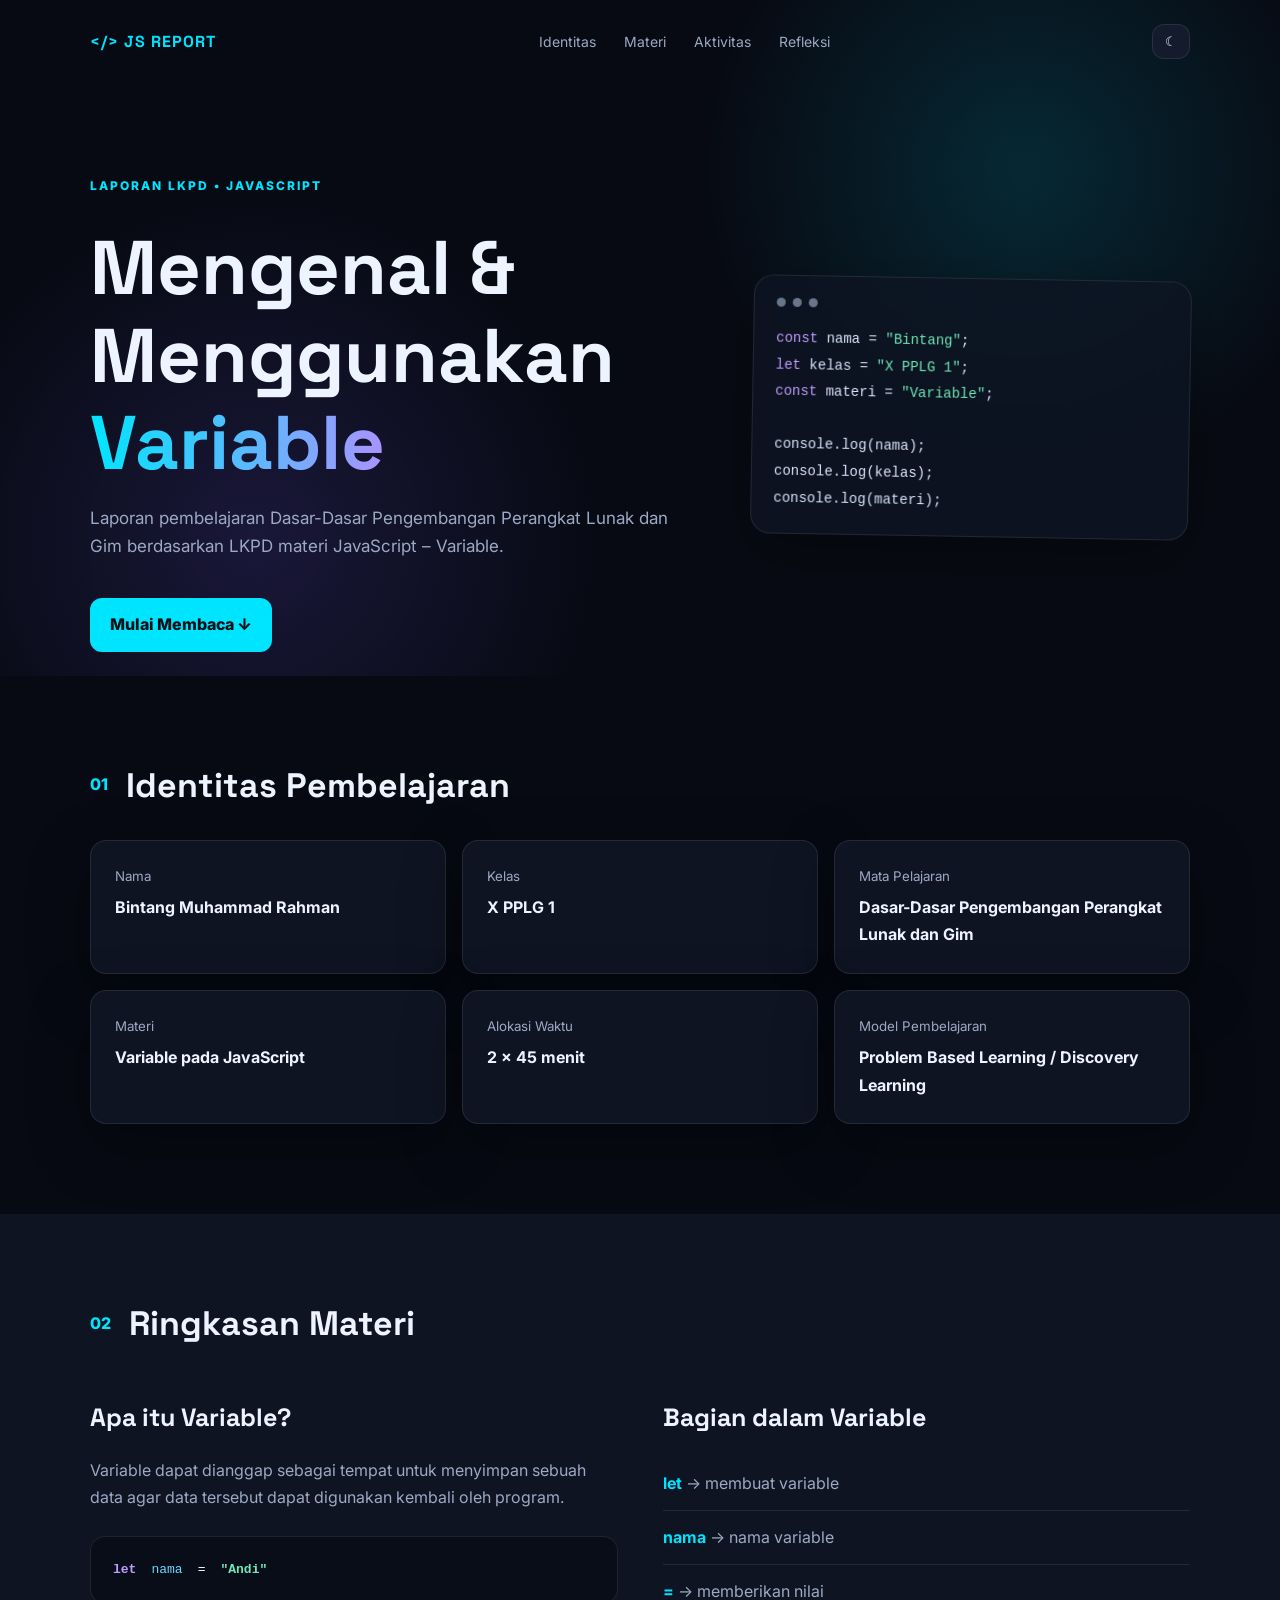
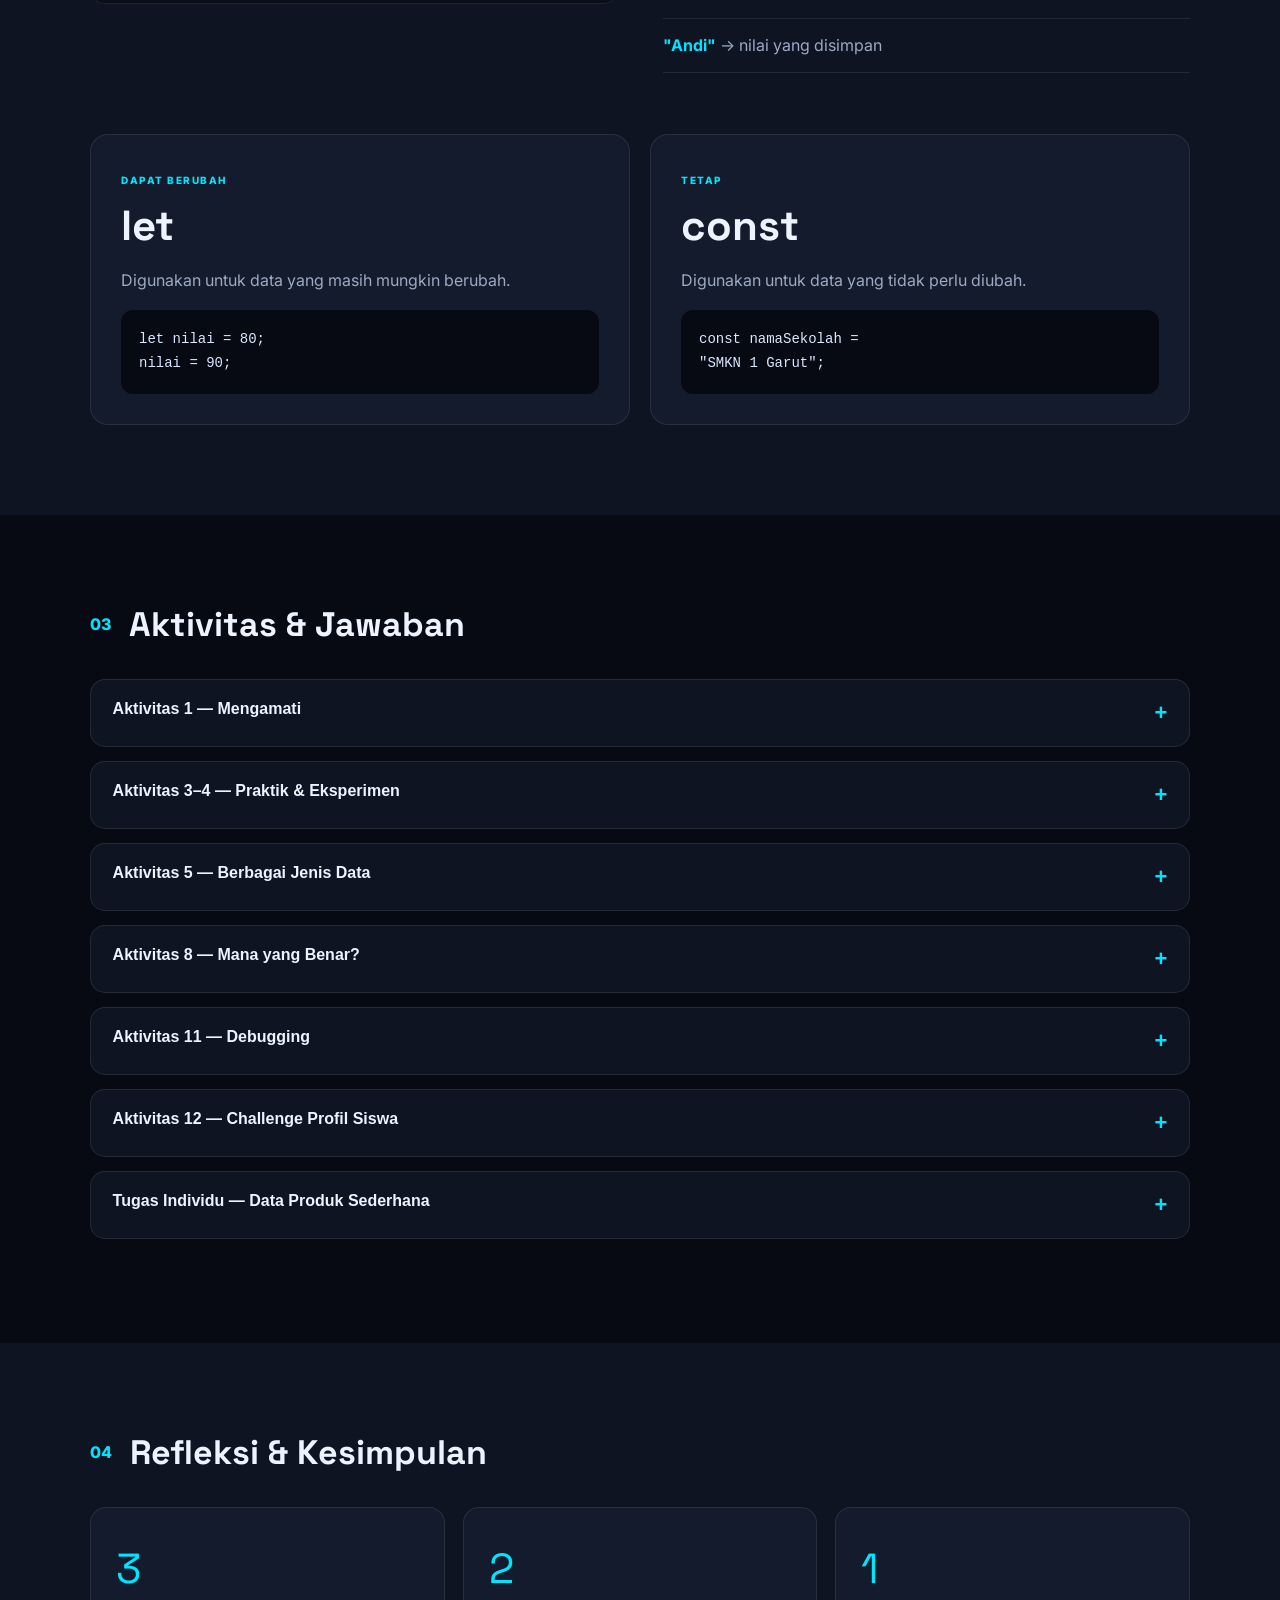
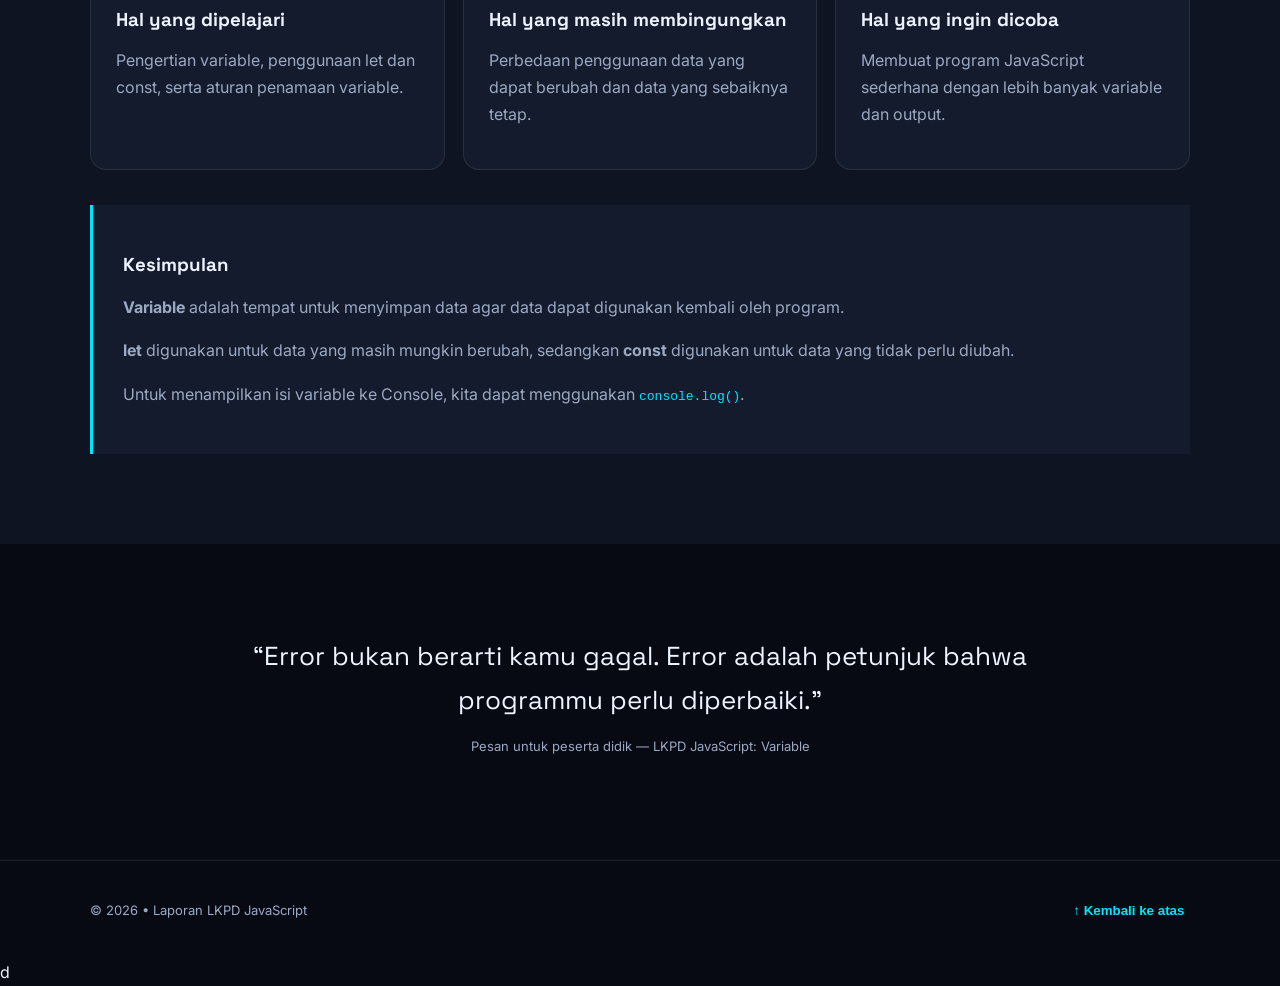
<file: index.html>
<!DOCTYPE html>
<html lang="id">
<head>
  <meta charset="UTF-8">
  <meta name="viewport" content="width=device-width, initial-scale=1.0">
  <title>Laporan LKPD JavaScript - Variable</title>
  <link rel="stylesheet" href="style.css">
</head>
<body>
  <header class="hero">
    <nav>
      <div class="logo">&lt;/&gt; JS REPORT</div>
      <div class="nav-links">
        <a href="#identitas">Identitas</a>
        <a href="#materi">Materi</a>
        <a href="#aktivitas">Aktivitas</a>
        <a href="#refleksi">Refleksi</a>
      </div>
      <button id="themeBtn" aria-label="Ganti tema">☾</button>
    </nav>

    <div class="hero-content">
      <div>
        <p class="badge">LAPORAN LKPD • JAVASCRIPT</p>
        <h1>Mengenal &amp; Menggunakan <span>Variable</span></h1>
        <p class="lead">Laporan pembelajaran Dasar-Dasar Pengembangan Perangkat Lunak dan Gim berdasarkan LKPD materi JavaScript – Variable.</p>
        <a class="btn" href="#aktivitas">Mulai Membaca ↓</a>
      </div>
      <div class="code-card">
        <div class="dots"><i></i><i></i><i></i></div>
        <pre><code><span class="kw">const</span> nama = <span class="str">"Bintang"</span>;
<span class="kw">let</span> kelas = <span class="str">"X PPLG 1"</span>;
<span class="kw">const</span> materi = <span class="str">"Variable"</span>;

console.log(nama);
console.log(kelas);
console.log(materi);</code></pre>
      </div>
    </div>
  </header>

  <main>
    <section id="identitas" class="section">
      <div class="section-title"><span>01</span><h2>Identitas Pembelajaran</h2></div>
      <div class="grid cards">
        <article><small>Nama</small><strong>Bintang Muhammad Rahman</strong></article>
        <article><small>Kelas</small><strong>X PPLG 1</strong></article>
        <article><small>Mata Pelajaran</small><strong>Dasar-Dasar Pengembangan Perangkat Lunak dan Gim</strong></article>
        <article><small>Materi</small><strong>Variable pada JavaScript</strong></article>
        <article><small>Alokasi Waktu</small><strong>2 × 45 menit</strong></article>
        <article><small>Model Pembelajaran</small><strong>Problem Based Learning / Discovery Learning</strong></article>
      </div>
    </section>

    <section id="materi" class="section alt">
      <div class="section-title"><span>02</span><h2>Ringkasan Materi</h2></div>
      <div class="two-col">
        <div>
          <h3>Apa itu Variable?</h3>
          <p>Variable dapat dianggap sebagai tempat untuk menyimpan sebuah data agar data tersebut dapat digunakan kembali oleh program.</p>
          <div class="variable-box">
            <div><b>let</b><span>nama</span><em>=</em><strong>"Andi"</strong></div>
          </div>
        </div>
        <div>
          <h3>Bagian dalam Variable</h3>
          <ul class="clean-list">
            <li><b>let</b> → membuat variable</li>
            <li><b>nama</b> → nama variable</li>
            <li><b>=</b> → memberikan nilai</li>
            <li><b>"Andi"</b> → nilai yang disimpan</li>
          </ul>
        </div>
      </div>

      <div class="compare">
        <div class="compare-card let">
          <span class="tag">DAPAT BERUBAH</span>
          <h3>let</h3>
          <p>Digunakan untuk data yang masih mungkin berubah.</p>
          <pre>let nilai = 80;
nilai = 90;</pre>
        </div>
        <div class="compare-card const">
          <span class="tag">TETAP</span>
          <h3>const</h3>
          <p>Digunakan untuk data yang tidak perlu diubah.</p>
          <pre>const namaSekolah =
"SMKN 1 Garut";</pre>
        </div>
      </div>
    </section>

    <section id="aktivitas" class="section">
      <div class="section-title"><span>03</span><h2>Aktivitas &amp; Jawaban</h2></div>

      <div class="accordion">
        <button class="acc-btn">Aktivitas 1 — Mengamati <span>+</span></button>
        <div class="acc-content">
          <p><b>Kode:</b></p>
          <pre>let nama = "Budi";
let umur = 16;
let nilai = 85;
console.log(nama);
console.log(umur);
console.log(nilai);</pre>
          <p><b>1. Apa yang ditampilkan pada Console?</b><br>Budi, 16, dan 85.</p>
          <p><b>2. Fungsi nama, umur, dan nilai?</b><br>Ketiganya merupakan nama variable yang digunakan untuk menyimpan data.</p>
          <p><b>3. Apa yang terjadi jika console.log(nama) dijalankan?</b><br>Console menampilkan nilai yang tersimpan pada variable <code>nama</code>, yaitu Budi.</p>
          <p><b>4. Apa yang dimaksud variable?</b><br>Variable adalah tempat untuk menyimpan data agar dapat digunakan kembali oleh program.</p>
        </div>
      </div>

      <div class="accordion">
        <button class="acc-btn">Aktivitas 3–4 — Praktik &amp; Eksperimen <span>+</span></button>
        <div class="acc-content">
          <p>Contoh program dengan data diri:</p>
          <pre>let nama = "Bintang Muhammad Rahman";
let kelas = "X PPLG 1";
let umur = 16;

console.log(nama);
console.log(kelas);
console.log(umur);</pre>
          <p><b>Jawaban eksperimen:</b> Hasil pada Console berubah sesuai data baru karena nilai yang disimpan dalam variable telah diubah. Bagian yang diubah adalah nilai setelah tanda <code>=</code>.</p>
        </div>
      </div>

      <div class="accordion">
        <button class="acc-btn">Aktivitas 5 — Berbagai Jenis Data <span>+</span></button>
        <div class="acc-content">
          <div class="data-table">
            <div><b>Variable</b><b>Nilai</b><b>Jenis Data</b></div>
            <div><span>nama</span><span>"Andi"</span><span>String / teks</span></div>
            <div><span>umur</span><span>17</span><span>Number / angka</span></div>
            <div><span>tinggi</span><span>170</span><span>Number / angka</span></div>
            <div><span>aktif</span><span>true</span><span>Boolean</span></div>
          </div>
        </div>
      </div>

      <div class="accordion">
        <button class="acc-btn">Aktivitas 8 — Mana yang Benar? <span>+</span></button>
        <div class="acc-content">
          <div class="check-grid">
            <span>✓ nama</span><span>✓ namaSiswa</span><span>✓ nama_siswa</span>
            <span>✗ 2nama</span><span>✗ nama siswa</span><span>✓ nilaiAkhir</span>
            <span>✓ nilai1</span><span>✗ nilai-akhir</span><span>✓ Alamat</span><span>✓ alamatSiswa</span>
          </div>
          <p><b>Perbaikan:</b> <code>2nama</code> → <code>nama2</code>, <code>nama siswa</code> → <code>namaSiswa</code>, <code>nilai-akhir</code> → <code>nilaiAkhir</code>.</p>
        </div>
      </div>

      <div class="accordion">
        <button class="acc-btn">Aktivitas 11 — Debugging <span>+</span></button>
        <div class="acc-content">
          <p>Kesalahan terdapat pada nama variable yang mengandung spasi dan variable yang diawali angka.</p>
          <pre>let namaSiswa = "Budi";
let umur = 16;
let kelas2 = "XI RPL";

console.log(namaSiswa);
console.log(umur);
console.log(kelas2);</pre>
        </div>
      </div>

      <div class="accordion">
        <button class="acc-btn">Aktivitas 12 — Challenge Profil Siswa <span>+</span></button>
        <div class="acc-content">
          <pre>const nama = "Bintang Muhammad Rahman";
const kelas = "X PPLG 1";
const jurusan = "Pengembangan Perangkat Lunak dan Gim";
const umur = 16;
const kota = "Bandung";
const hobi = "Bermain game";
const citaCita = "Programmer";
const sekolah = "SMK";

console.log(nama);
console.log(kelas);
console.log(jurusan);
console.log(umur);
console.log(kota);
console.log(hobi);
console.log(citaCita);
console.log(sekolah);</pre>
        </div>
      </div>

      <div class="accordion">
        <button class="acc-btn">Tugas Individu — Data Produk Sederhana <span>+</span></button>
        <div class="acc-content">
          <pre>const namaProduk = "Keyboard";
const kategori = "Perangkat Komputer";
const harga = 150000;
let stok = 10;
const merek = "ABC";
const tersedia = true;

console.log(namaProduk);
console.log(kategori);
console.log(harga);
console.log(stok);
console.log(merek);
console.log(tersedia);</pre>
          <p>Program memenuhi ketentuan minimal 6 variable, menggunakan <code>let</code> dan <code>const</code>, mempunyai data teks dan angka, serta menampilkan data dengan <code>console.log()</code>.</p>
        </div>
      </div>
    </section>

    <section id="refleksi" class="section alt">
      <div class="section-title"><span>04</span><h2>Refleksi &amp; Kesimpulan</h2></div>
      <div class="reflection-grid">
        <article><span>3</span><h3>Hal yang dipelajari</h3><p>Pengertian variable, penggunaan let dan const, serta aturan penamaan variable.</p></article>
        <article><span>2</span><h3>Hal yang masih membingungkan</h3><p>Perbedaan penggunaan data yang dapat berubah dan data yang sebaiknya tetap.</p></article>
        <article><span>1</span><h3>Hal yang ingin dicoba</h3><p>Membuat program JavaScript sederhana dengan lebih banyak variable dan output.</p></article>
      </div>

      <div class="conclusion">
        <h3>Kesimpulan</h3>
        <p><b>Variable</b> adalah tempat untuk menyimpan data agar data dapat digunakan kembali oleh program.</p>
        <p><b>let</b> digunakan untuk data yang masih mungkin berubah, sedangkan <b>const</b> digunakan untuk data yang tidak perlu diubah.</p>
        <p>Untuk menampilkan isi variable ke Console, kita dapat menggunakan <code>console.log()</code>.</p>
      </div>
    </section>

    <section class="section exit">
      <div class="quote">“Error bukan berarti kamu gagal. Error adalah petunjuk bahwa programmu perlu diperbaiki.”</div>
      <p class="source">Pesan untuk peserta didik — LKPD JavaScript: Variable</p>
    </section>
  </main>

  <footer>
    <p>© 2026 • Laporan LKPD JavaScript</p>
    <button id="topBtn">↑ Kembali ke atas</button>
  </footer>

  <script src="script.js"></script>
</body>
</html>d
</file>
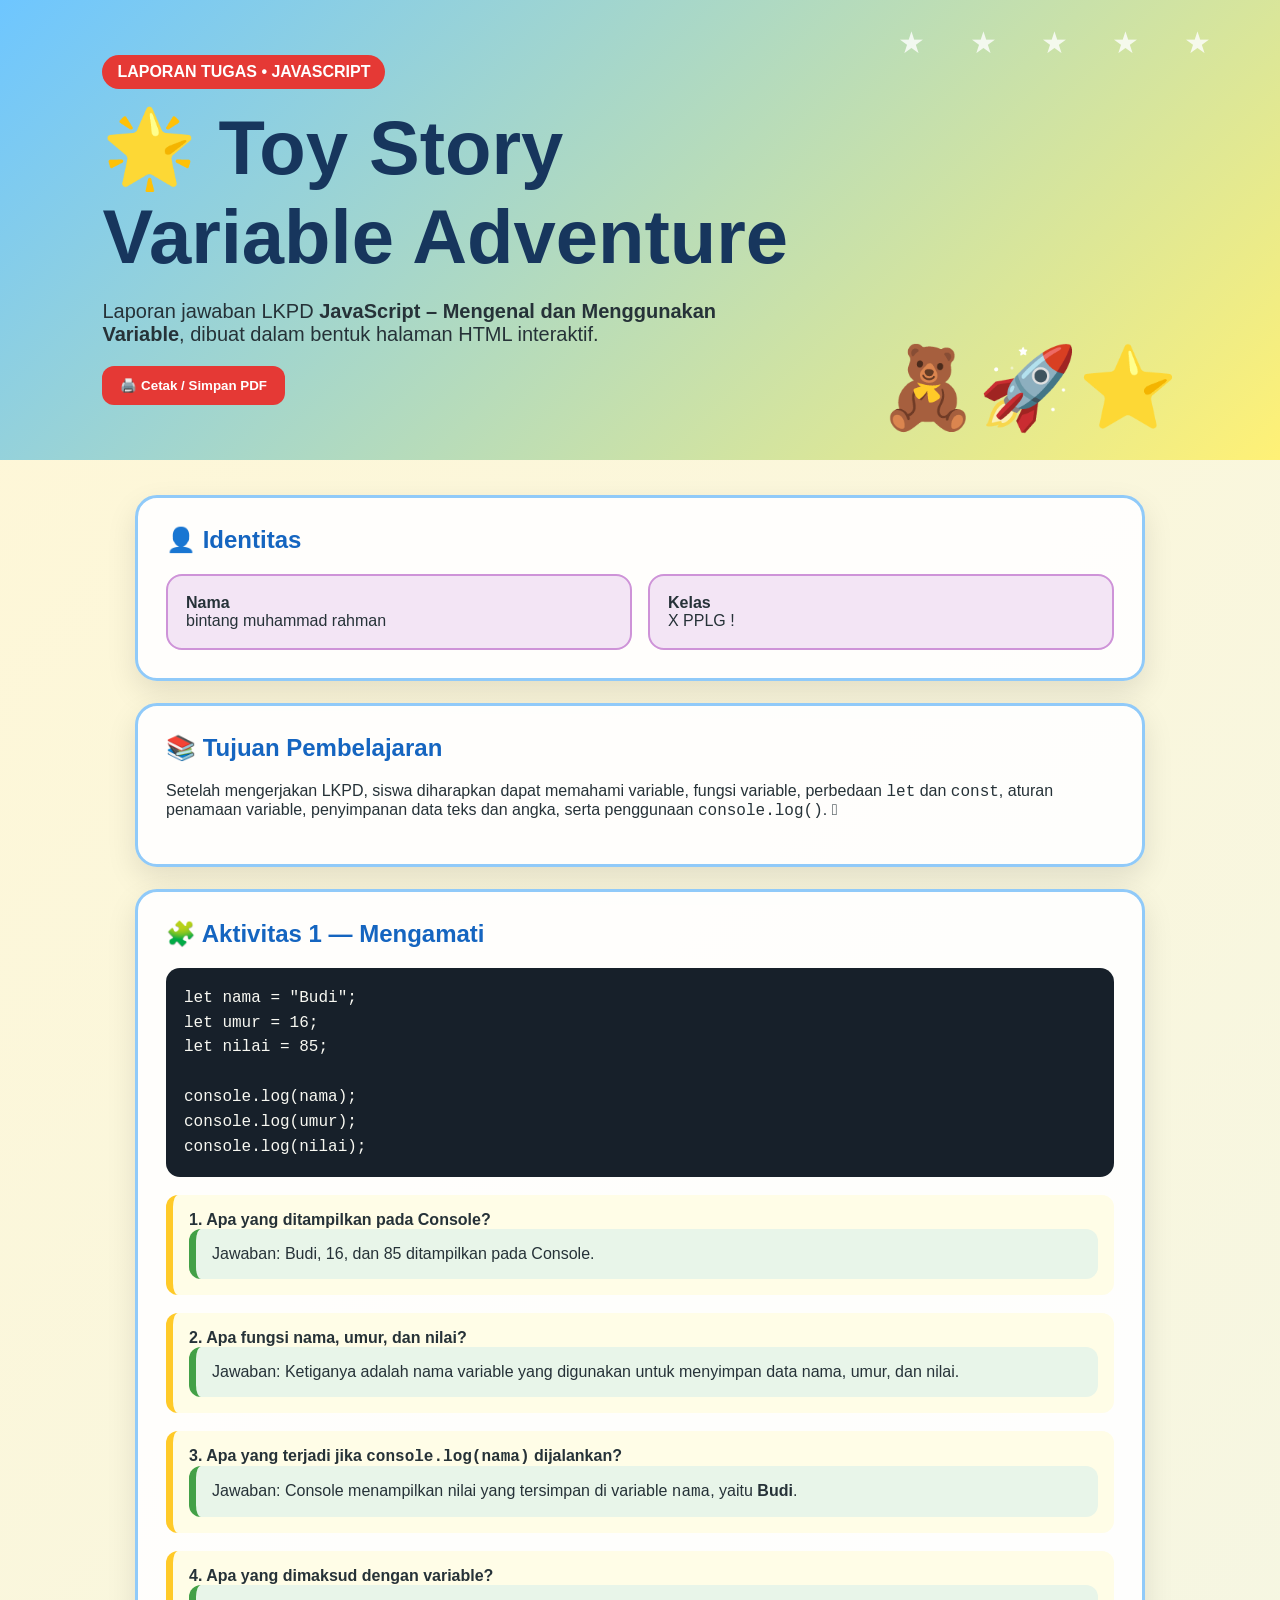
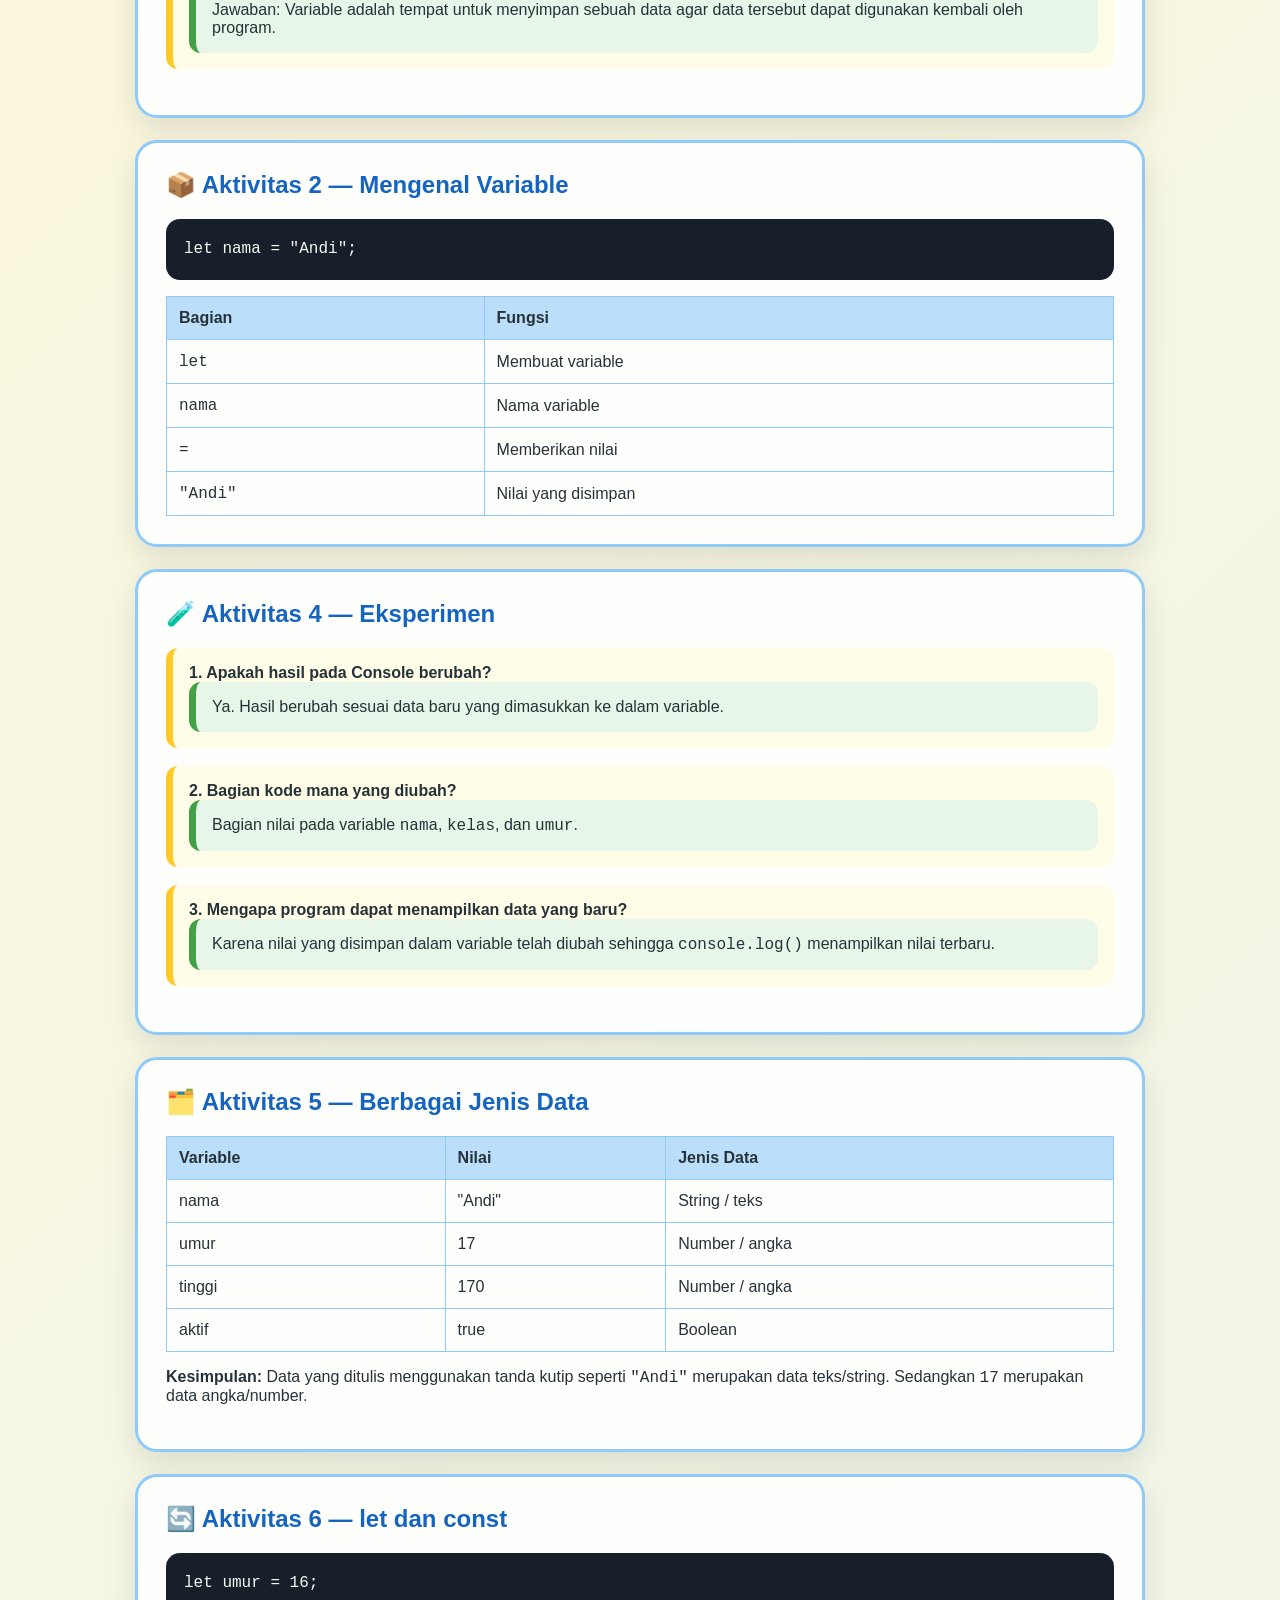
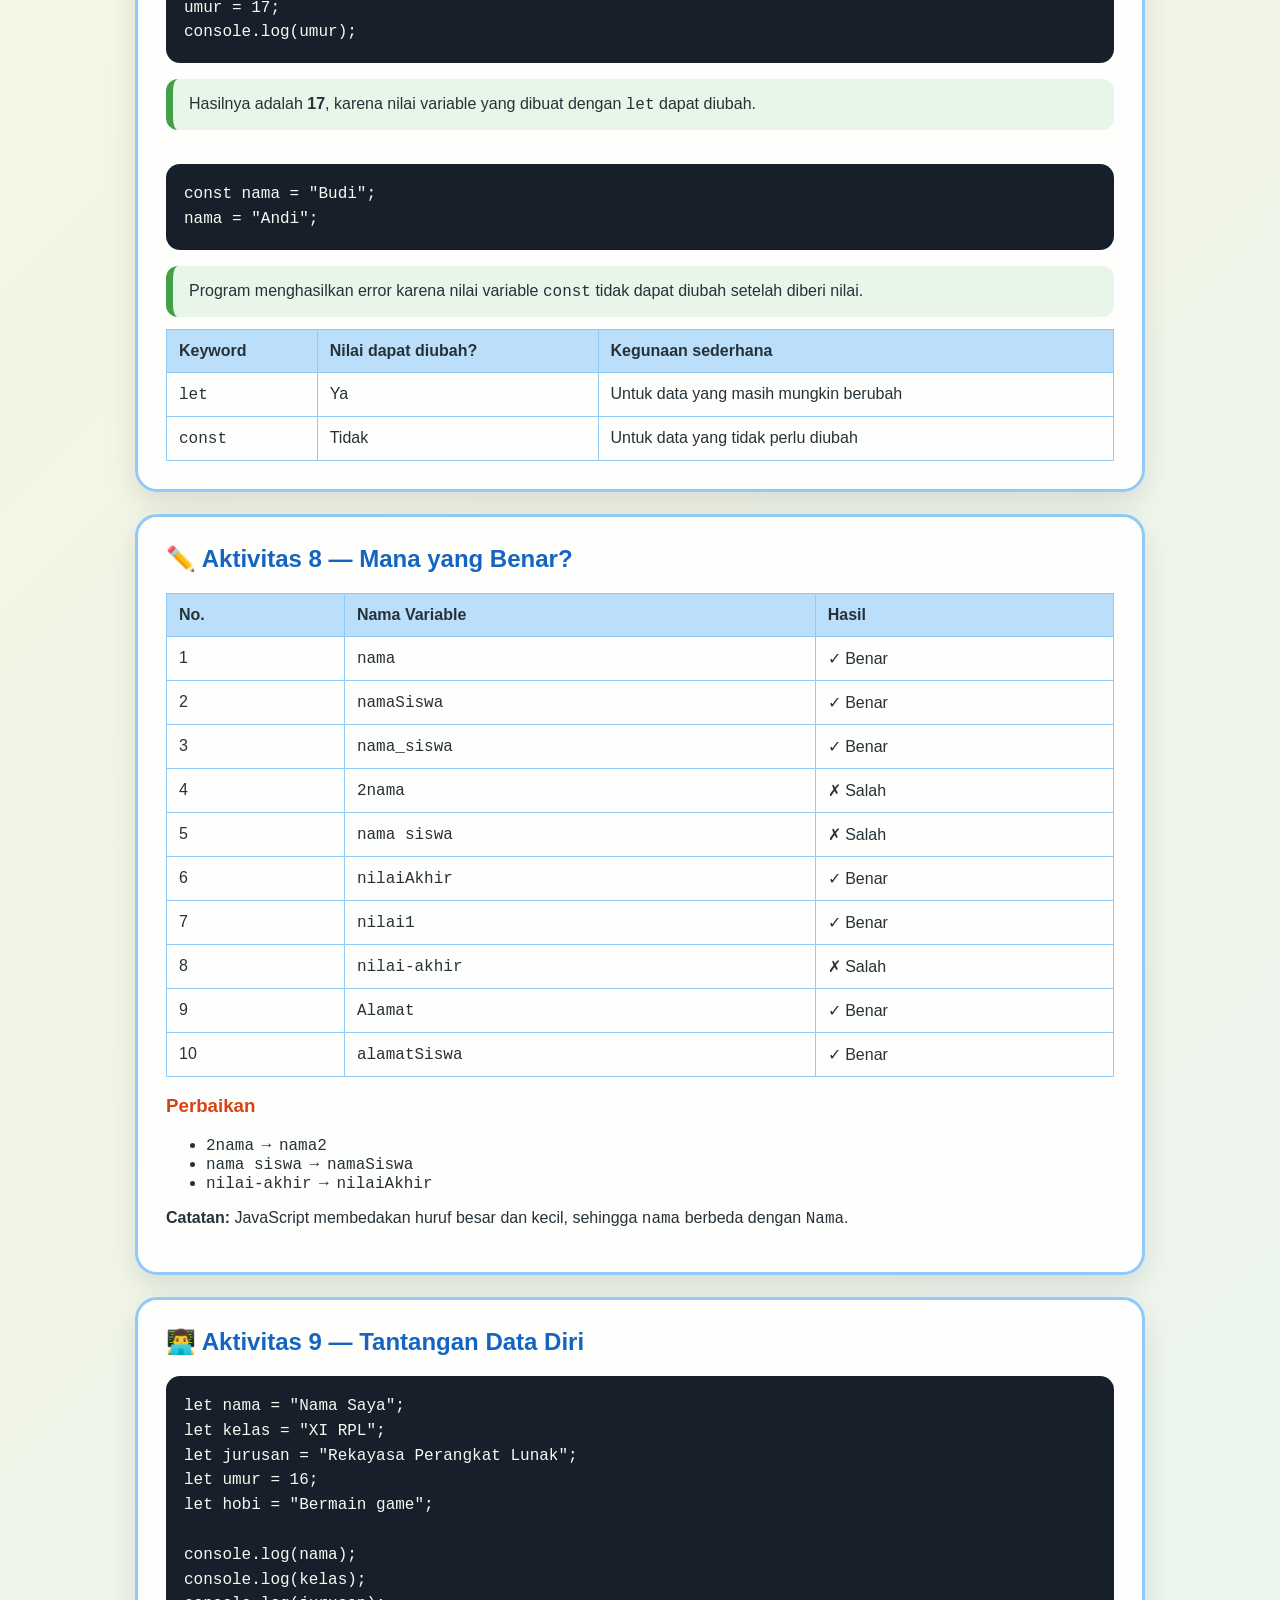
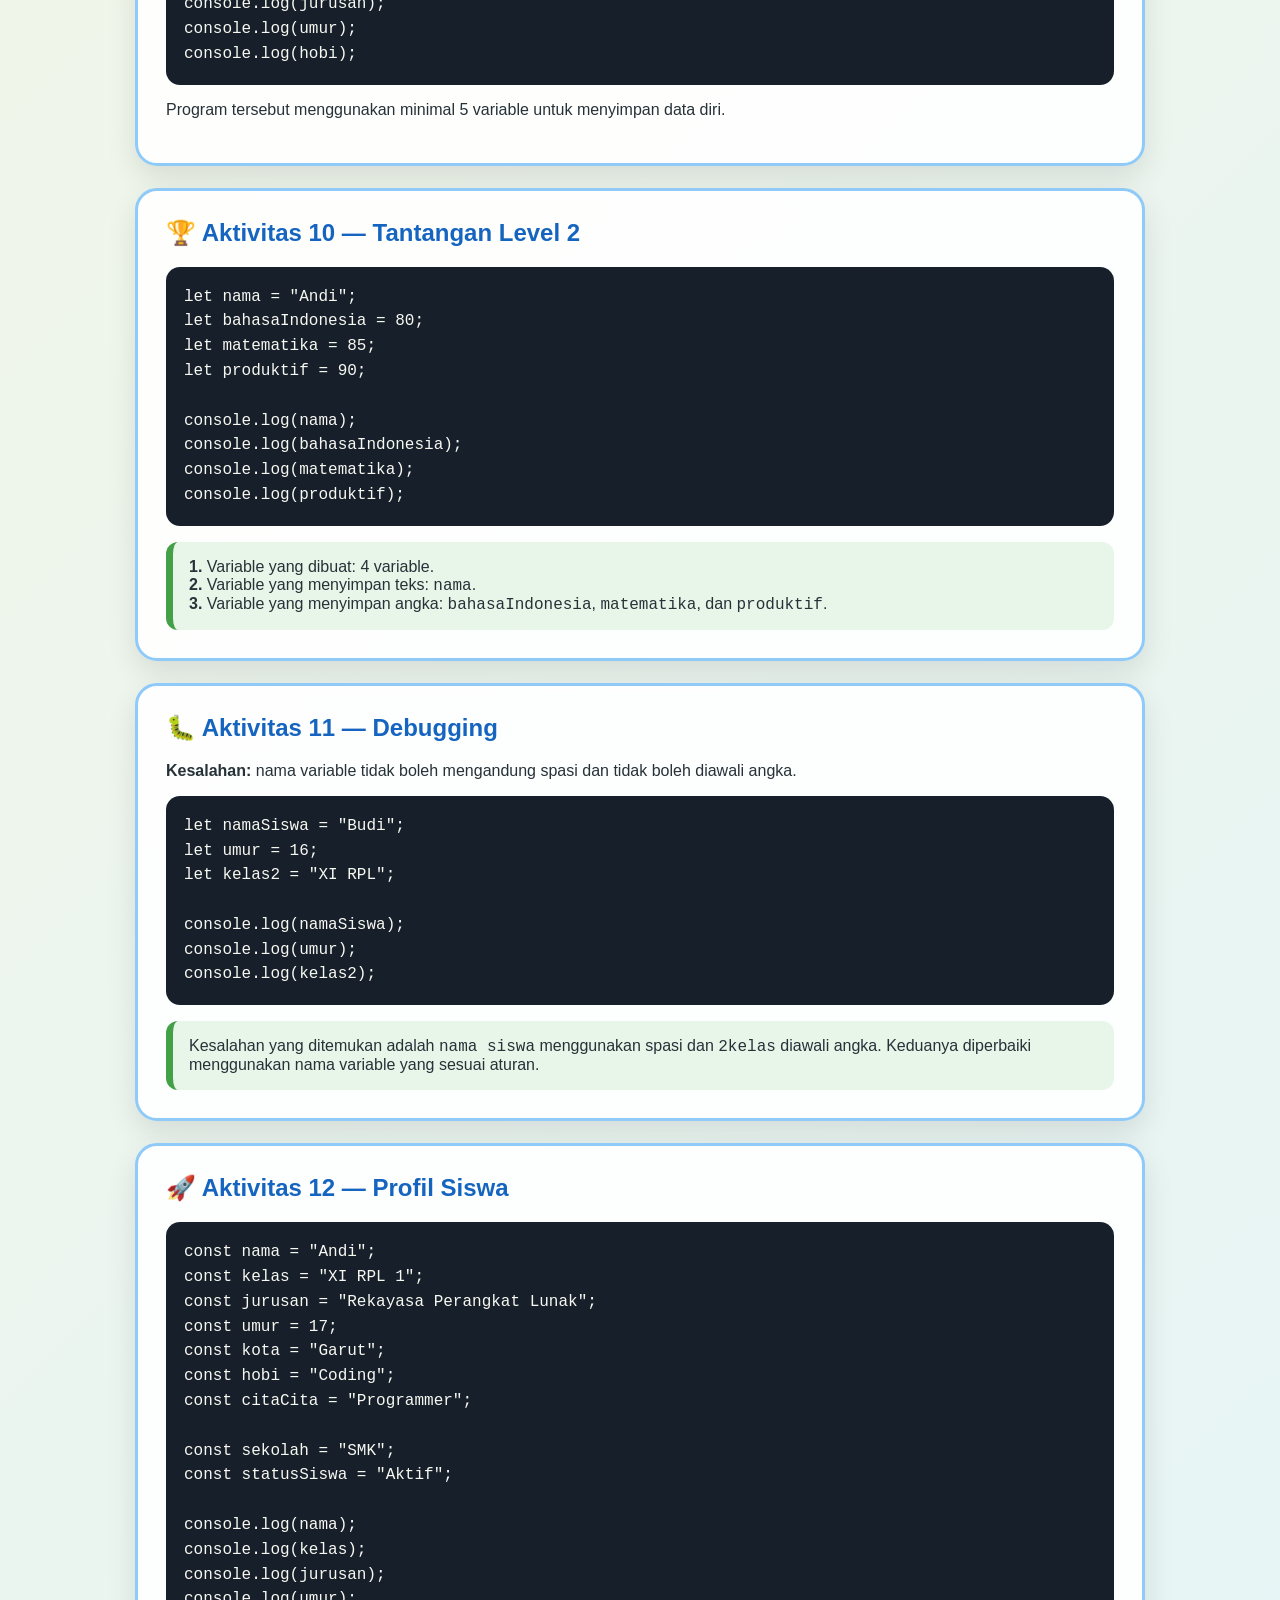
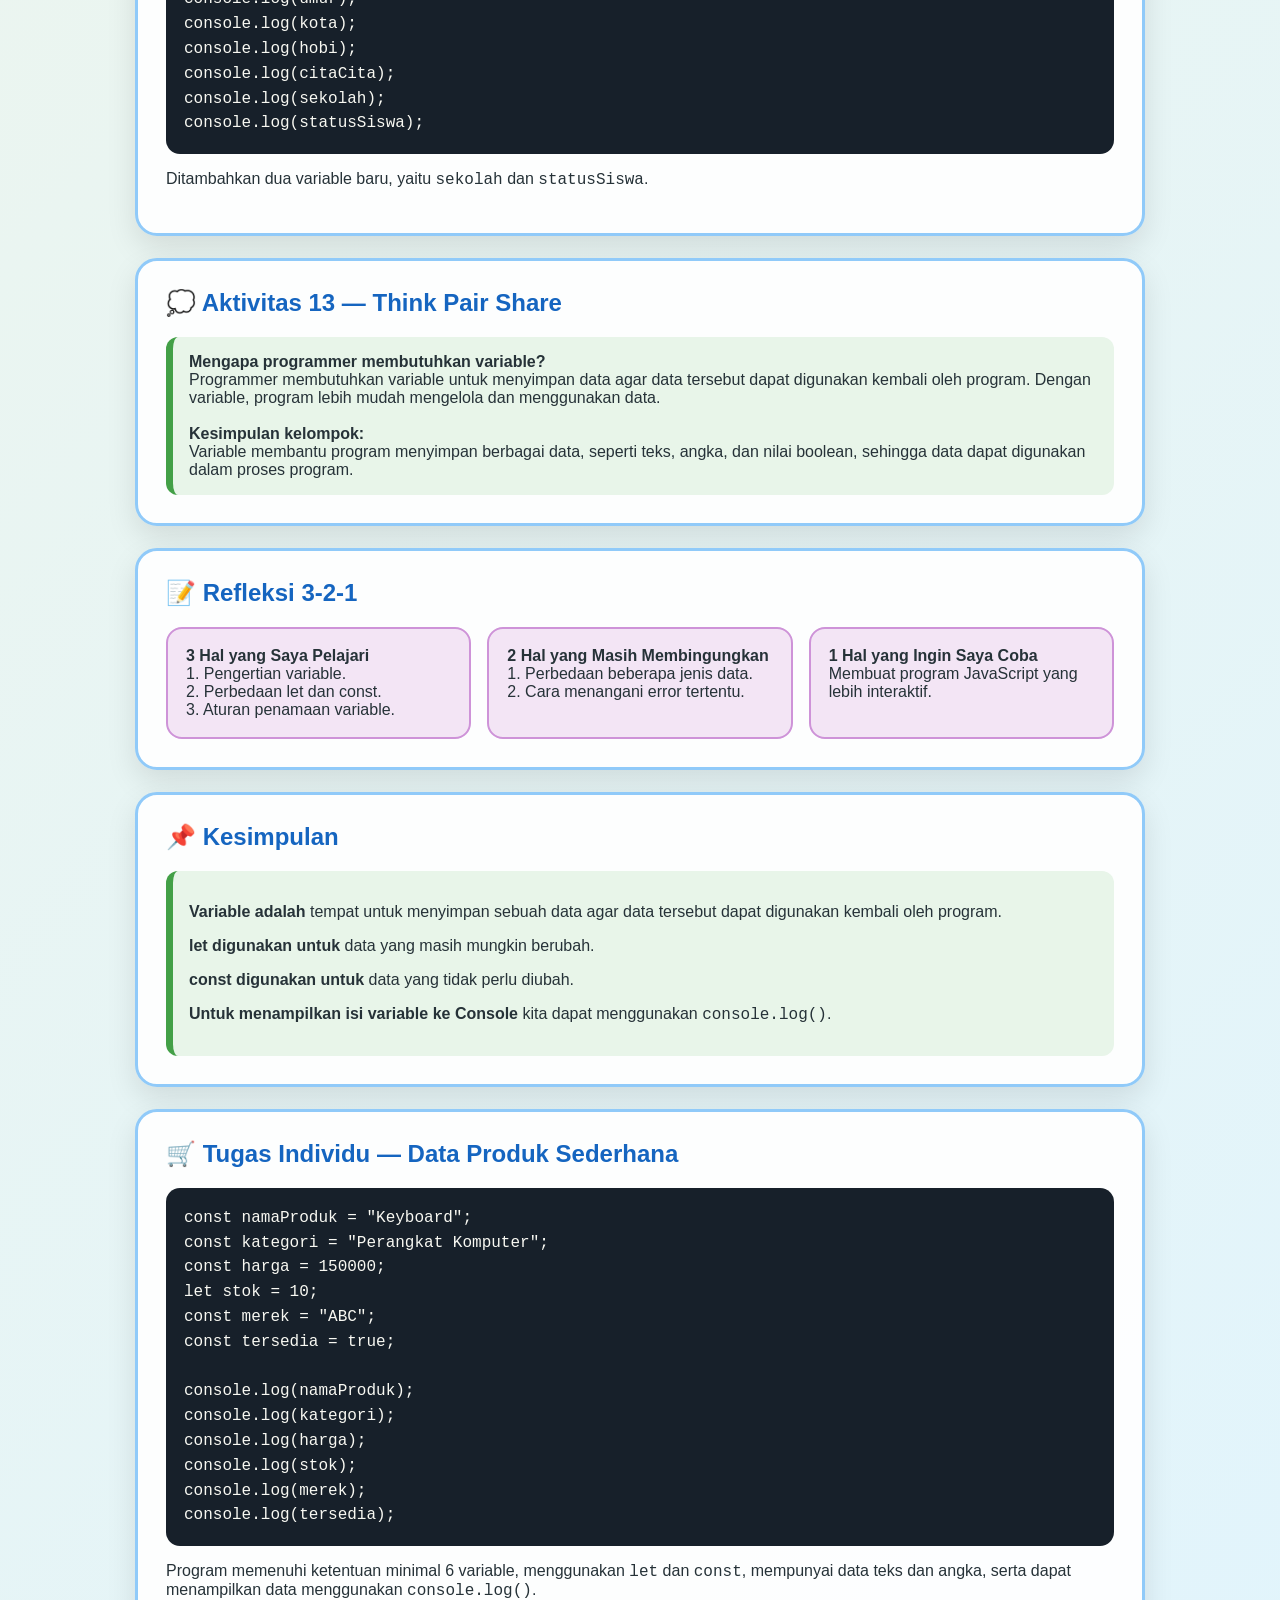
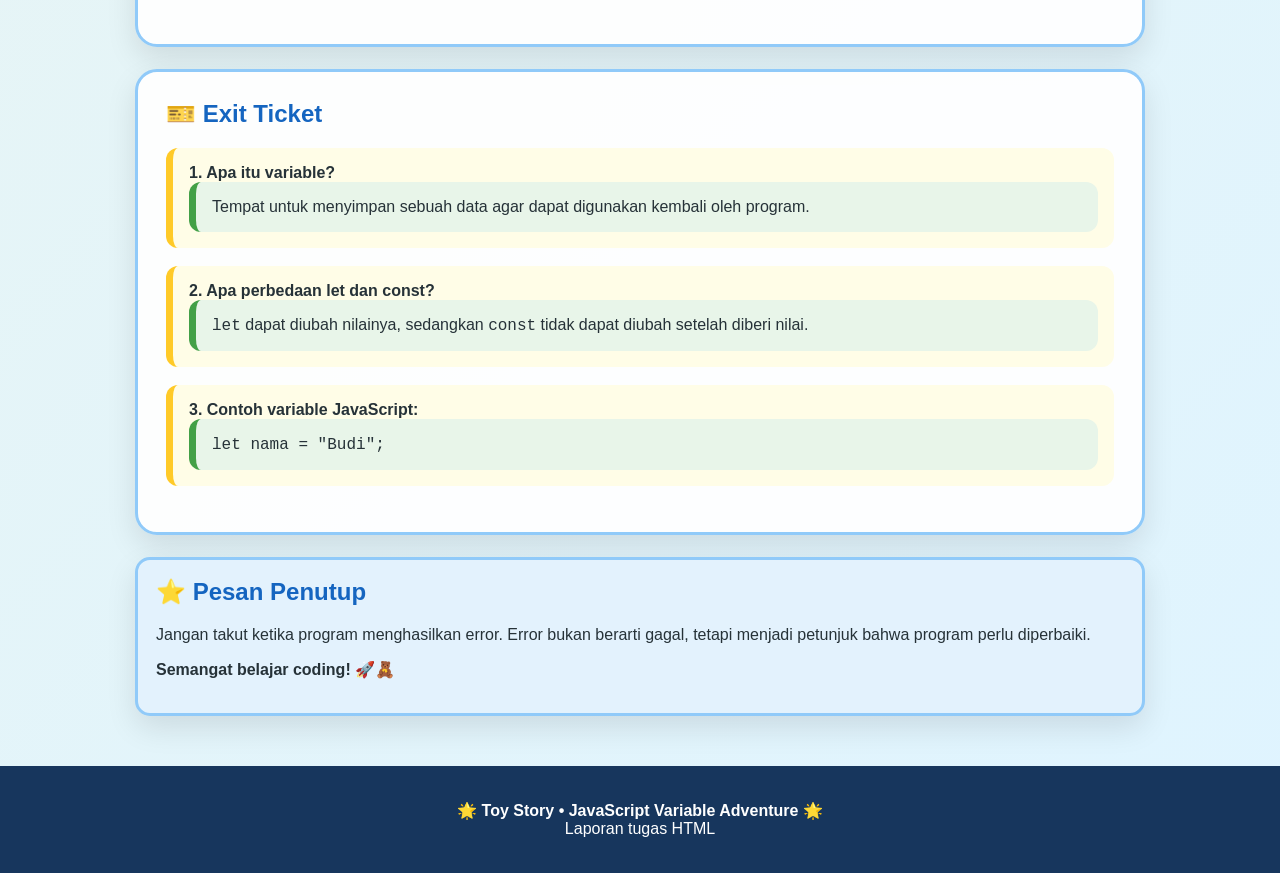
<file: aktiviytas.html>
<!DOCTYPE html>
<html lang="id">
<head>
<meta charset="UTF-8">
<meta name="viewport" content="width=device-width, initial-scale=1.0">
<title>Laporan Tugas JavaScript - Toy Story</title>
<style>
  *{box-sizing:border-box}
  body{
    margin:0;font-family:Arial,Helvetica,sans-serif;
    background:linear-gradient(135deg,#fff7d6,#dff4ff);
    color:#263238;
  }
  header{
    min-height:360px;padding:55px 8%;display:flex;align-items:center;
    background:linear-gradient(135deg,#6ec6ff,#fff176);
    position:relative;overflow:hidden;
  }
  header:after{
    content:"★  ★  ★  ★  ★";position:absolute;right:4%;top:25px;
    font-size:30px;color:#fff;letter-spacing:18px;opacity:.8;
  }
  .hero{max-width:850px;position:relative;z-index:2}
  .badge{display:inline-block;background:#e53935;color:white;padding:8px 15px;border-radius:20px;font-weight:bold}
  h1{font-size:clamp(38px,7vw,76px);margin:15px 0 8px;color:#17365d}
  .subtitle{font-size:20px;max-width:700px}
  .toy{font-size:80px;position:absolute;right:8%;bottom:25px}
  main{max-width:1050px;margin:35px auto;padding:0 20px}
  .card{
    background:rgba(255,255,255,.92);border-radius:22px;padding:28px;
    margin:22px 0;box-shadow:0 12px 30px rgba(0,0,0,.1);
    border:3px solid #90caf9;
  }
  h2{color:#1565c0;margin-top:0}
  h3{color:#d84315}
  .question{
    background:#fffde7;border-left:7px solid #ffca28;padding:16px;
    border-radius:12px;margin:18px 0;
  }
  .answer{background:#e8f5e9;border-left:7px solid #43a047;padding:16px;border-radius:12px}
  code,pre{
    font-family:Consolas,monospace;
  }
  pre{
    background:#17202a;color:#f8f8f2;padding:18px;border-radius:14px;
    overflow:auto;line-height:1.55;
  }
  .grid{display:grid;grid-template-columns:repeat(auto-fit,minmax(230px,1fr));gap:16px}
  .mini{padding:18px;border-radius:16px;background:#f3e5f5;border:2px solid #ce93d8}
  table{width:100%;border-collapse:collapse;margin-top:12px}
  th,td{border:1px solid #90caf9;padding:12px;text-align:left}
  th{background:#bbdefb}
  .tip{background:#e3f2fd;padding:18px;border-radius:15px}
  footer{text-align:center;padding:35px;background:#17365d;color:white;margin-top:50px}
  button{
    border:0;background:#e53935;color:white;padding:12px 18px;border-radius:12px;
    font-weight:bold;cursor:pointer
  }
  @media print{
    button{display:none} header{min-height:250px} .card{box-shadow:none}
  }
</style>
</head>
<body>

<header>
  <div class="hero">
    <span class="badge">LAPORAN TUGAS • JAVASCRIPT</span>
    <h1>🌟 Toy Story<br>Variable Adventure</h1>
    <p class="subtitle">Laporan jawaban LKPD <b>JavaScript – Mengenal dan Menggunakan Variable</b>, dibuat dalam bentuk halaman HTML interaktif.</p>
    <button onclick="window.print()">🖨️ Cetak / Simpan PDF</button>
  </div>
  <div class="toy">🧸🚀⭐</div>
</header>

<main>
  <section class="card">
    <h2>👤 Identitas</h2>
    <div class="grid">
      <div class="mini"><b>Nama</b><br>bintang muhammad rahman</div>
      <div class="mini"><b>Kelas</b><br>X PPLG !</div>
      
    </div>
  </section>

  <section class="card">
    <h2>📚 Tujuan Pembelajaran</h2>
    <p>Setelah mengerjakan LKPD, siswa diharapkan dapat memahami variable, fungsi variable, perbedaan <code>let</code> dan <code>const</code>, aturan penamaan variable, penyimpanan data teks dan angka, serta penggunaan <code>console.log()</code>. </p>
  </section>

  <section class="card">
    <h2>🧩 Aktivitas 1 — Mengamati</h2>
    <pre>let nama = "Budi";
let umur = 16;
let nilai = 85;

console.log(nama);
console.log(umur);
console.log(nilai);</pre>

    <div class="question"><b>1. Apa yang ditampilkan pada Console?</b>
      <div class="answer">Jawaban: Budi, 16, dan 85 ditampilkan pada Console.</div>
    </div>
    <div class="question"><b>2. Apa fungsi nama, umur, dan nilai?</b>
      <div class="answer">Jawaban: Ketiganya adalah nama variable yang digunakan untuk menyimpan data nama, umur, dan nilai.</div>
    </div>
    <div class="question"><b>3. Apa yang terjadi jika <code>console.log(nama)</code> dijalankan?</b>
      <div class="answer">Jawaban: Console menampilkan nilai yang tersimpan di variable <code>nama</code>, yaitu <b>Budi</b>.</div>
    </div>
    <div class="question"><b>4. Apa yang dimaksud dengan variable?</b>
      <div class="answer">Jawaban: Variable adalah tempat untuk menyimpan sebuah data agar data tersebut dapat digunakan kembali oleh program.</div>
    </div>
  </section>

  <section class="card">
    <h2>📦 Aktivitas 2 — Mengenal Variable</h2>
    <pre>let nama = "Andi";</pre>
    <table>
      <tr><th>Bagian</th><th>Fungsi</th></tr>
      <tr><td><code>let</code></td><td>Membuat variable</td></tr>
      <tr><td><code>nama</code></td><td>Nama variable</td></tr>
      <tr><td><code>=</code></td><td>Memberikan nilai</td></tr>
      <tr><td><code>"Andi"</code></td><td>Nilai yang disimpan</td></tr>
    </table>
  </section>

  <section class="card">
    <h2>🧪 Aktivitas 4 — Eksperimen</h2>
    <div class="question"><b>1. Apakah hasil pada Console berubah?</b>
      <div class="answer">Ya. Hasil berubah sesuai data baru yang dimasukkan ke dalam variable.</div>
    </div>
    <div class="question"><b>2. Bagian kode mana yang diubah?</b>
      <div class="answer">Bagian nilai pada variable <code>nama</code>, <code>kelas</code>, dan <code>umur</code>.</div>
    </div>
    <div class="question"><b>3. Mengapa program dapat menampilkan data yang baru?</b>
      <div class="answer">Karena nilai yang disimpan dalam variable telah diubah sehingga <code>console.log()</code> menampilkan nilai terbaru.</div>
    </div>
  </section>

  <section class="card">
    <h2>🗂️ Aktivitas 5 — Berbagai Jenis Data</h2>
    <table>
      <tr><th>Variable</th><th>Nilai</th><th>Jenis Data</th></tr>
      <tr><td>nama</td><td>"Andi"</td><td>String / teks</td></tr>
      <tr><td>umur</td><td>17</td><td>Number / angka</td></tr>
      <tr><td>tinggi</td><td>170</td><td>Number / angka</td></tr>
      <tr><td>aktif</td><td>true</td><td>Boolean</td></tr>
    </table>
    <p><b>Kesimpulan:</b> Data yang ditulis menggunakan tanda kutip seperti <code>"Andi"</code> merupakan data teks/string. Sedangkan <code>17</code> merupakan data angka/number.</p>
  </section>

  <section class="card">
    <h2>🔄 Aktivitas 6 — let dan const</h2>
    <pre>let umur = 16;
umur = 17;
console.log(umur);</pre>
    <div class="answer">Hasilnya adalah <b>17</b>, karena nilai variable yang dibuat dengan <code>let</code> dapat diubah.</div>
    <br>
    <pre>const nama = "Budi";
nama = "Andi";</pre>
    <div class="answer">Program menghasilkan error karena nilai variable <code>const</code> tidak dapat diubah setelah diberi nilai.</div>
    <table>
      <tr><th>Keyword</th><th>Nilai dapat diubah?</th><th>Kegunaan sederhana</th></tr>
      <tr><td><code>let</code></td><td>Ya</td><td>Untuk data yang masih mungkin berubah</td></tr>
      <tr><td><code>const</code></td><td>Tidak</td><td>Untuk data yang tidak perlu diubah</td></tr>
    </table>
  </section>

  <section class="card">
    <h2>✏️ Aktivitas 8 — Mana yang Benar?</h2>
    <table>
      <tr><th>No.</th><th>Nama Variable</th><th>Hasil</th></tr>
      <tr><td>1</td><td><code>nama</code></td><td>✓ Benar</td></tr>
      <tr><td>2</td><td><code>namaSiswa</code></td><td>✓ Benar</td></tr>
      <tr><td>3</td><td><code>nama_siswa</code></td><td>✓ Benar</td></tr>
      <tr><td>4</td><td><code>2nama</code></td><td>✗ Salah</td></tr>
      <tr><td>5</td><td><code>nama siswa</code></td><td>✗ Salah</td></tr>
      <tr><td>6</td><td><code>nilaiAkhir</code></td><td>✓ Benar</td></tr>
      <tr><td>7</td><td><code>nilai1</code></td><td>✓ Benar</td></tr>
      <tr><td>8</td><td><code>nilai-akhir</code></td><td>✗ Salah</td></tr>
      <tr><td>9</td><td><code>Alamat</code></td><td>✓ Benar</td></tr>
      <tr><td>10</td><td><code>alamatSiswa</code></td><td>✓ Benar</td></tr>
    </table>
    <h3>Perbaikan</h3>
    <ul>
      <li><code>2nama</code> → <code>nama2</code></li>
      <li><code>nama siswa</code> → <code>namaSiswa</code></li>
      <li><code>nilai-akhir</code> → <code>nilaiAkhir</code></li>
    </ul>
    <p><b>Catatan:</b> JavaScript membedakan huruf besar dan kecil, sehingga <code>nama</code> berbeda dengan <code>Nama</code>.</p>
  </section>

  <section class="card">
    <h2>👨‍💻 Aktivitas 9 — Tantangan Data Diri</h2>
    <pre>let nama = "Nama Saya";
let kelas = "XI RPL";
let jurusan = "Rekayasa Perangkat Lunak";
let umur = 16;
let hobi = "Bermain game";

console.log(nama);
console.log(kelas);
console.log(jurusan);
console.log(umur);
console.log(hobi);</pre>
    <p>Program tersebut menggunakan minimal 5 variable untuk menyimpan data diri.</p>
  </section>

  <section class="card">
    <h2>🏆 Aktivitas 10 — Tantangan Level 2</h2>
    <pre>let nama = "Andi";
let bahasaIndonesia = 80;
let matematika = 85;
let produktif = 90;

console.log(nama);
console.log(bahasaIndonesia);
console.log(matematika);
console.log(produktif);</pre>
    <div class="answer">
      <b>1.</b> Variable yang dibuat: 4 variable.<br>
      <b>2.</b> Variable yang menyimpan teks: <code>nama</code>.<br>
      <b>3.</b> Variable yang menyimpan angka: <code>bahasaIndonesia</code>, <code>matematika</code>, dan <code>produktif</code>.
    </div>
  </section>

  <section class="card">
    <h2>🐛 Aktivitas 11 — Debugging</h2>
    <p><b>Kesalahan:</b> nama variable tidak boleh mengandung spasi dan tidak boleh diawali angka.</p>
    <pre>let namaSiswa = "Budi";
let umur = 16;
let kelas2 = "XI RPL";

console.log(namaSiswa);
console.log(umur);
console.log(kelas2);</pre>
    <div class="answer">Kesalahan yang ditemukan adalah <code>nama siswa</code> menggunakan spasi dan <code>2kelas</code> diawali angka. Keduanya diperbaiki menggunakan nama variable yang sesuai aturan.</div>
  </section>

  <section class="card">
    <h2>🚀 Aktivitas 12 — Profil Siswa</h2>
    <pre>const nama = "Andi";
const kelas = "XI RPL 1";
const jurusan = "Rekayasa Perangkat Lunak";
const umur = 17;
const kota = "Garut";
const hobi = "Coding";
const citaCita = "Programmer";

const sekolah = "SMK";
const statusSiswa = "Aktif";

console.log(nama);
console.log(kelas);
console.log(jurusan);
console.log(umur);
console.log(kota);
console.log(hobi);
console.log(citaCita);
console.log(sekolah);
console.log(statusSiswa);</pre>
    <p>Ditambahkan dua variable baru, yaitu <code>sekolah</code> dan <code>statusSiswa</code>.</p>
  </section>

  <section class="card">
    <h2>💭 Aktivitas 13 — Think Pair Share</h2>
    <div class="answer">
      <b>Mengapa programmer membutuhkan variable?</b><br>
      Programmer membutuhkan variable untuk menyimpan data agar data tersebut dapat digunakan kembali oleh program. Dengan variable, program lebih mudah mengelola dan menggunakan data.
      <br><br>
      <b>Kesimpulan kelompok:</b><br>
      Variable membantu program menyimpan berbagai data, seperti teks, angka, dan nilai boolean, sehingga data dapat digunakan dalam proses program.
    </div>
  </section>

  <section class="card">
    <h2>📝 Refleksi 3-2-1</h2>
    <div class="grid">
      <div class="mini"><b>3 Hal yang Saya Pelajari</b><br>1. Pengertian variable.<br>2. Perbedaan let dan const.<br>3. Aturan penamaan variable.</div>
      <div class="mini"><b>2 Hal yang Masih Membingungkan</b><br>1. Perbedaan beberapa jenis data.<br>2. Cara menangani error tertentu.</div>
      <div class="mini"><b>1 Hal yang Ingin Saya Coba</b><br>Membuat program JavaScript yang lebih interaktif.</div>
    </div>
  </section>

  <section class="card">
    <h2>📌 Kesimpulan</h2>
    <div class="answer">
      <p><b>Variable adalah</b> tempat untuk menyimpan sebuah data agar data tersebut dapat digunakan kembali oleh program.</p>
      <p><b>let digunakan untuk</b> data yang masih mungkin berubah.</p>
      <p><b>const digunakan untuk</b> data yang tidak perlu diubah.</p>
      <p><b>Untuk menampilkan isi variable ke Console</b> kita dapat menggunakan <code>console.log()</code>.</p>
    </div>
  </section>

  <section class="card">
    <h2>🛒 Tugas Individu — Data Produk Sederhana</h2>
    <pre>const namaProduk = "Keyboard";
const kategori = "Perangkat Komputer";
const harga = 150000;
let stok = 10;
const merek = "ABC";
const tersedia = true;

console.log(namaProduk);
console.log(kategori);
console.log(harga);
console.log(stok);
console.log(merek);
console.log(tersedia);</pre>
    <p>Program memenuhi ketentuan minimal 6 variable, menggunakan <code>let</code> dan <code>const</code>, mempunyai data teks dan angka, serta dapat menampilkan data menggunakan <code>console.log()</code>.</p>
  </section>

  <section class="card">
    <h2>🎫 Exit Ticket</h2>
    <div class="question"><b>1. Apa itu variable?</b><div class="answer">Tempat untuk menyimpan sebuah data agar dapat digunakan kembali oleh program.</div></div>
    <div class="question"><b>2. Apa perbedaan let dan const?</b><div class="answer"><code>let</code> dapat diubah nilainya, sedangkan <code>const</code> tidak dapat diubah setelah diberi nilai.</div></div>
    <div class="question"><b>3. Contoh variable JavaScript:</b><div class="answer"><code>let nama = "Budi";</code></div></div>
  </section>

  <section class="card tip">
    <h2>⭐ Pesan Penutup</h2>
    <p>Jangan takut ketika program menghasilkan error. Error bukan berarti gagal, tetapi menjadi petunjuk bahwa program perlu diperbaiki.</p>
    <p><b>Semangat belajar coding! 🚀🧸</b></p>
  </section>
</main>

<footer>
  <b>🌟 Toy Story • JavaScript Variable Adventure 🌟</b><br>
  Laporan tugas HTML
</footer>

</body>
</html>
</file>
<file: style.css>
@import url('https://fonts.googleapis.com/css2?family=Inter:wght@400;500;600;700;800&family=Space+Grotesk:wght@500;600;700&display=swap');

:root{
  --bg:#070a13; --surface:#0e1422; --surface2:#131b2c; --text:#edf3ff;
  --muted:#9ca9c3; --accent:#00e5ff; --accent2:#7c5cff; --border:rgba(255,255,255,.09);
  --shadow:0 20px 60px rgba(0,0,0,.35);
}
*{box-sizing:border-box;scroll-behavior:smooth}
body{margin:0;background:var(--bg);color:var(--text);font-family:Inter,Arial,sans-serif;line-height:1.7}
body.light{--bg:#f4f7fb;--surface:#fff;--surface2:#eef3f9;--text:#101827;--muted:#5f6c80;--border:rgba(16,24,39,.1);--shadow:0 15px 40px rgba(28,50,80,.12)}
.hero{min-height:620px;padding:24px 7%;position:relative;overflow:hidden;background:
radial-gradient(circle at 80% 25%,rgba(0,229,255,.14),transparent 28%),
radial-gradient(circle at 20% 80%,rgba(124,92,255,.16),transparent 30%)}
nav{display:flex;align-items:center;justify-content:space-between;max-width:1200px;margin:auto}
.logo{font-family:"Space Grotesk";font-weight:800;letter-spacing:1px;color:var(--accent)}
.nav-links{display:flex;gap:28px}
.nav-links a{color:var(--muted);text-decoration:none;font-size:14px}
.nav-links a:hover{color:var(--accent)}
#themeBtn{background:var(--surface2);color:var(--text);border:1px solid var(--border);border-radius:12px;padding:9px 12px;cursor:pointer}
.hero-content{max-width:1200px;margin:105px auto 0;display:grid;grid-template-columns:1.15fr .85fr;gap:70px;align-items:center}
.badge{display:inline-block;color:var(--accent);font-size:12px;font-weight:800;letter-spacing:2px}
h1,h2,h3{font-family:"Space Grotesk",sans-serif;line-height:1.15}
h1{font-size:clamp(42px,6vw,76px);margin:16px 0}
h1 span{background:linear-gradient(90deg,var(--accent),#a993ff);-webkit-background-clip:text;color:transparent}
.lead{color:var(--muted);font-size:17px;max-width:650px}
.btn{display:inline-block;margin-top:20px;padding:13px 20px;border-radius:12px;background:var(--accent);color:#041016;text-decoration:none;font-weight:800}
.code-card{background:rgba(14,20,34,.78);border:1px solid var(--border);border-radius:20px;padding:22px;box-shadow:var(--shadow);backdrop-filter:blur(15px);transform:rotate(1deg)}
.dots{display:flex;gap:7px;margin-bottom:18px}.dots i{width:9px;height:9px;border-radius:50%;background:#69758a}
pre{margin:0;overflow:auto;font-family:"SFMono-Regular",Consolas,monospace;font-size:14px;color:#dbe7ff}
.kw{color:#c09cff}.str{color:#6ee7b7}.code-card pre{line-height:1.9}
.section{padding:90px 7%;max-width:1280px;margin:auto}
.section.alt{max-width:none;background:var(--surface);padding-left:calc((100% - 1100px)/2);padding-right:calc((100% - 1100px)/2)}
.section-title{display:flex;gap:18px;align-items:center;margin-bottom:35px}.section-title span{color:var(--accent);font-weight:800}.section-title h2{font-size:34px;margin:0}
.grid{display:grid;grid-template-columns:repeat(3,1fr);gap:16px}.cards article{background:var(--surface);border:1px solid var(--border);padding:24px;border-radius:16px;box-shadow:var(--shadow)}
.cards small{display:block;color:var(--muted);margin-bottom:7px}.cards strong{font-size:16px}
.two-col{display:grid;grid-template-columns:1fr 1fr;gap:45px}.two-col h3{font-size:25px}.two-col p{color:var(--muted)}
.variable-box{margin-top:25px;background:#080d18;border:1px solid var(--border);padding:22px;border-radius:15px}.variable-box div{display:flex;gap:15px;align-items:center;font-family:monospace}.variable-box b{color:#c09cff}.variable-box span{color:#64d8ff}.variable-box em{color:#fff;font-style:normal}.variable-box strong{color:#6ee7b7}
.clean-list{padding:0;list-style:none;color:var(--muted)}.clean-list li{padding:13px 0;border-bottom:1px solid var(--border)}
.clean-list b{color:var(--accent)}
.compare{display:grid;grid-template-columns:1fr 1fr;gap:20px;margin-top:45px}.compare-card{padding:30px;border:1px solid var(--border);border-radius:18px;background:var(--surface2)}
.compare-card h3{font-size:42px;margin:10px 0}.compare-card p{color:var(--muted)}.compare-card pre{background:#070a13;padding:18px;border-radius:12px}.tag{font-size:10px;letter-spacing:1.5px;color:var(--accent);font-weight:800}
.accordion{border:1px solid var(--border);border-radius:15px;margin-bottom:14px;overflow:hidden;background:var(--surface)}
.acc-btn{width:100%;border:0;background:transparent;color:var(--text);padding:20px 22px;text-align:left;font-weight:700;font-size:16px;display:flex;justify-content:space-between;cursor:pointer}.acc-btn span{color:var(--accent);font-size:22px}
.acc-content{display:none;padding:0 22px 24px;color:var(--muted)}.acc-content.open{display:block}.acc-content pre{background:#070a13;padding:18px;border-radius:12px;color:#dbe7ff}.acc-content code,.conclusion code{color:var(--accent)}
.data-table{border:1px solid var(--border);border-radius:12px;overflow:hidden}.data-table>div{display:grid;grid-template-columns:1fr 1fr 1.4fr;padding:13px 15px;border-bottom:1px solid var(--border);gap:12px}.data-table>div:first-child{background:var(--surface2);color:var(--text)}.check-grid{display:grid;grid-template-columns:repeat(3,1fr);gap:10px}.check-grid span{padding:10px;border-radius:9px;background:var(--surface2);color:var(--text)}
.reflection-grid{display:grid;grid-template-columns:repeat(3,1fr);gap:18px}.reflection-grid article{background:var(--surface2);padding:25px;border-radius:16px;border:1px solid var(--border)}.reflection-grid span{font-size:42px;font-family:"Space Grotesk";color:var(--accent)}.reflection-grid h3{margin:5px 0}.reflection-grid p{color:var(--muted)}
.conclusion{margin-top:35px;padding:30px;border-left:3px solid var(--accent);background:var(--surface2)}.conclusion p{color:var(--muted)}
.exit{text-align:center}.quote{font-family:"Space Grotesk";font-size:26px;max-width:850px;margin:auto}.source{color:var(--muted);font-size:13px}
footer{border-top:1px solid var(--border);padding:25px 7%;display:flex;justify-content:space-between;align-items:center;color:var(--muted);font-size:13px}#topBtn{background:none;border:0;color:var(--accent);cursor:pointer;font-weight:700}
@media(max-width:800px){.nav-links{display:none}.hero-content,.two-col,.compare{grid-template-columns:1fr}.hero-content{margin-top:70px}.grid,.reflection-grid{grid-template-columns:1fr 1fr}.section.alt{padding-left:7%;padding-right:7%}}
@media(max-width:520px){.grid,.reflection-grid,.check-grid{grid-template-columns:1fr}.hero{min-height:auto;padding-bottom:70px}h1{font-size:44px}.section{padding-top:65px;padding-bottom:65px}footer{display:block;text-align:center}}
</file>
